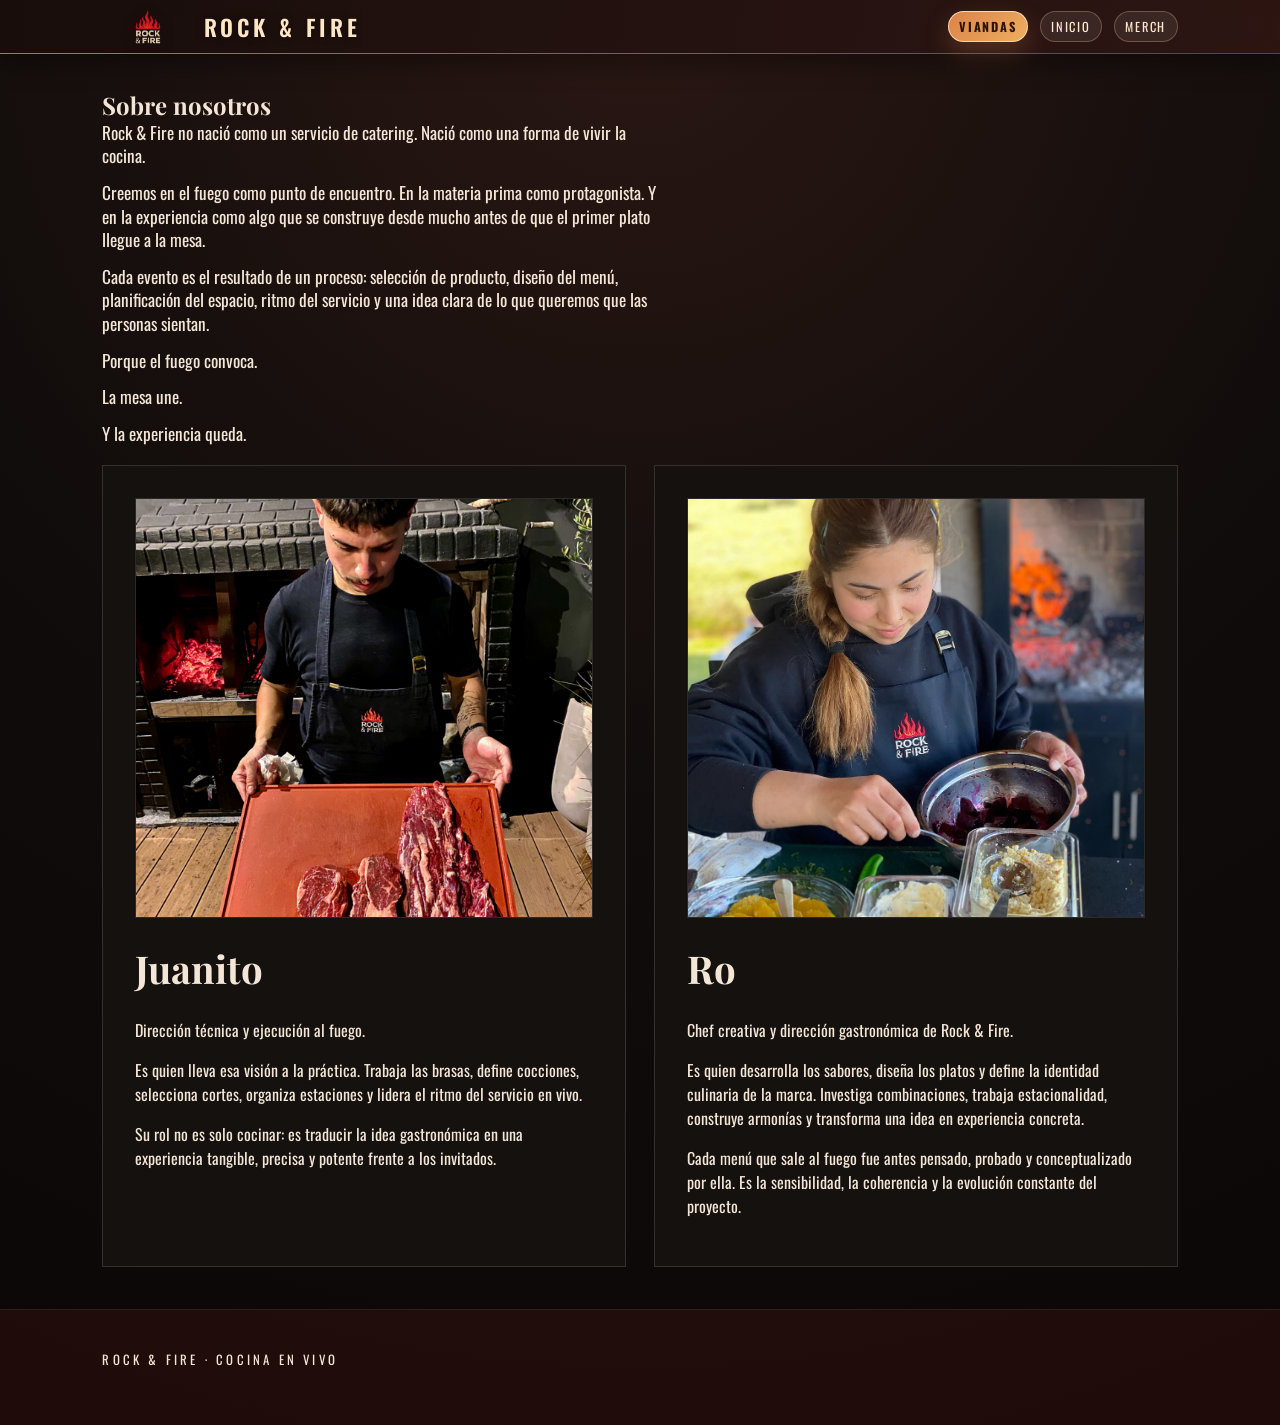
<file: about.html>
<!doctype html>
<html lang="es">
  <head>
    <meta charset="utf-8" />
    <meta name="viewport" content="width=device-width, initial-scale=1" />
    <title>Sobre Nosotros - Rock &amp; Fire</title>
    <meta
      name="description"
      content="Conoce a los chefs detras de Rock & Fire: Juanito y Ro."
    />
    <link rel="preconnect" href="https://fonts.googleapis.com" />
    <link rel="preconnect" href="https://fonts.gstatic.com" crossorigin />
    <link
      href="https://fonts.googleapis.com/css2?family=Oswald:wght@300;400;600&family=Playfair+Display:wght@400;600&display=swap"
      rel="stylesheet"
    />
    <link rel="stylesheet" href="styles.css" />
  </head>
  <body id="top">
    <header class="site-header">
      <a class="brand" href="index.html#top">
        <img class="brand-logo" src="img/logoRyF 1.png" alt="Rock &amp; Fire" />
        <span>Rock &amp; Fire</span>
      </a>
      <nav class="nav">
                 <a
          class="nav-drive"
          href="https://drive.google.com/file/d/1LnjHv03hsuYbpVQjxMvWBrjGyQzns2Zz/view"
          target="_blank"
          rel="noreferrer"
        >
          VIANDAS
        </a>
        <a href="index.html#top">Inicio</a>
        <a href="merch.html">Merch</a>
      </nav>
    </header>

    <section class="about-hero reveal">
      <h1>Sobre nosotros</h1>
      <p>
        Rock & Fire no nació como un servicio de catering.
        Nació como una forma de vivir la cocina.
      </p>
      <p>
        Creemos en el fuego como punto de encuentro.
        En la materia prima como protagonista.
        Y en la experiencia como algo que se construye desde mucho antes de que el primer plato llegue a la mesa.
      </p>
      <p>
          Cada evento es el resultado de un proceso: selección de producto, diseño del menú, planificación del espacio, ritmo del servicio y una idea clara de lo que queremos que las personas sientan.
      </p>
      <p>Porque el fuego convoca.</p>
      <p>La mesa une.</p>
      <p>Y la experiencia queda.</p> 
        
      
    </section>

    <section class="section reveal">
      <div class="about-grid">
        <div class="about-card">
          <img src="img/Juani1.jpeg" alt="Juanito, chef" />
          <h2>Juanito</h2>
          <p>
            Dirección técnica y ejecución al fuego.
          </p>
          <p>
            Es quien lleva esa visión a la práctica.
            Trabaja las brasas, define cocciones, selecciona cortes, organiza estaciones y lidera el ritmo del servicio en vivo.
          </p>
          <p>
            Su rol no es solo cocinar: es traducir la idea gastronómica en una experiencia tangible, precisa y potente frente a los invitados.
          </p>
        </div>
        <div class="about-card">
          <img src="img/ro1.jpeg" alt="Ro, chef" />
          <h2>Ro</h2>
          <p>
            Chef creativa y dirección gastronómica de Rock & Fire.
          </p>
          <p>
            Es quien desarrolla los sabores, diseña los platos y define la identidad culinaria de la marca.
            Investiga combinaciones, trabaja estacionalidad, construye armonías y transforma una idea en experiencia concreta.
          </p>
          <p>
            Cada menú que sale al fuego fue antes pensado, probado y conceptualizado por ella.
            Es la sensibilidad, la coherencia y la evolución constante del proyecto.
          </p>

        </div>
      </div>
    </section>

    <footer>Rock &amp; Fire · Cocina en vivo</footer>
    <script src="script.js" defer></script>
  </body>
</html>
</file>
<file: styles.css>
:root {
  --bg: #0f0c0b;
  --ink: #f3e6d6;
  --ember: #c63b2d;
  --coal: #191311;
  --sand: #30241f;
  --smoke: rgba(243, 230, 214, 0.14);
  --glow: rgba(198, 59, 45, 0.35);
  --soft: #171210;
  --accent: #f5e1c6;
}

html {
  scroll-behavior: auto;
}

* {
  box-sizing: border-box;
}

body {
  margin: 0;
  font-family: "Oswald", sans-serif;
  background:
    radial-gradient(circle at top, #2a1713 0%, var(--bg) 52%, #0a0706 100%),
    linear-gradient(180deg, rgba(198, 59, 45, 0.08), transparent 24%);
  color: var(--ink);
}

h1,
h2,
h3 {
  font-family: "Playfair Display", serif;
  margin: 0;
}

a {
  color: inherit;
  text-decoration: none;
}

.site-header {
  position: sticky;
  top: 0;
  z-index: 10;
  display: flex;
  flex-wrap: wrap;
  align-items: center;
  justify-content: space-between;
  gap: 0.65rem;
  padding: 0.28rem 8vw;
  background: linear-gradient(100deg, rgba(24, 14, 12, 0.95), rgba(47, 22, 19, 0.92));
  border-bottom: 1px solid rgba(229, 137, 78, 0.35);
  box-shadow: 0 10px 24px rgba(0, 0, 0, 0.35);
  backdrop-filter: blur(10px);
  color: #f7e8d5;
  transform: translateY(0);
  transition: transform 0.28s ease, box-shadow 0.28s ease, background 0.28s ease;
  animation: headerFloatIn 0.55s ease both;
}

.site-header.is-elevated {
  box-shadow: 0 16px 30px rgba(0, 0, 0, 0.45);
  background: linear-gradient(100deg, rgba(20, 12, 10, 0.98), rgba(43, 19, 16, 0.95));
}

.site-header::after {
  content: "";
  position: absolute;
  left: 0;
  right: 0;
  bottom: -1px;
  height: 1px;
  background: linear-gradient(90deg, rgba(229, 137, 78, 0.7), rgba(229, 137, 78, 0));
}

.brand {
  display: inline-flex;
  align-items: center;
  gap: 0.58rem;
  font-family: "Playfair Display", serif;
  font-size: 1.4rem;
  letter-spacing: 0.16rem;
  text-transform: uppercase;
}

.brand span {
  font-family: "Oswald", sans-serif;
  font-weight: 600;
  letter-spacing: 0.24rem;
  color: #ffe6c4;
  text-shadow: 0 1px 8px rgba(0, 0, 0, 0.35);
}

.brand-logo {
  width: 92px;
  height: 44px;
  object-fit: cover;
  object-position: 50% 44%;
  filter: drop-shadow(0 4px 8px rgba(0, 0, 0, 0.2));
}

.nav {
  display: flex;
  flex-wrap: wrap;
  gap: 0.72rem;
  font-size: 0.78rem;
  text-transform: uppercase;
  letter-spacing: 0.11rem;
}

.nav a {
  padding: 0.33rem 0.66rem;
  border-radius: 999px;
  border: 1px solid rgba(255, 204, 153, 0.28);
  color: #ffe8c7;
  background: rgba(255, 255, 255, 0.08);
  transition: background 0.2s ease, border-color 0.2s ease, color 0.2s ease, transform 0.2s ease;
}

.nav a:hover {
  background: rgba(229, 137, 78, 0.2);
  border-color: rgba(255, 204, 153, 0.62);
  color: #fff3df;
  transform: translateY(-1px);
}

.nav .nav-drive {
  background: linear-gradient(135deg, rgba(229, 137, 78, 0.95), rgba(255, 188, 102, 0.92));
  border-color: rgba(255, 227, 186, 0.85);
  color: #2b1408;
  font-weight: 700;
  box-shadow: 0 10px 24px rgba(229, 137, 78, 0.25);
}

.nav .nav-drive:hover {
  background: linear-gradient(135deg, rgba(255, 166, 89, 1), rgba(255, 208, 129, 0.98));
  border-color: rgba(255, 240, 214, 1);
  color: #1d0d05;
  box-shadow: 0 14px 28px rgba(229, 137, 78, 0.34);
}

.hero {
  min-height: 74vh;
  display: grid;
  place-items: center;
  padding: 5.4rem 8vw 3.4rem;
  position: relative;
  overflow: hidden;
  text-align: center;
  color: #fff;
  background-image: linear-gradient(rgba(10, 8, 7, 0.32), rgba(10, 8, 7, 0.32)),
    image-set(
      url("img/portada1.webp")
    );
  background-size: cover;
  background-position: center 42%;
}

#eventos {
  padding-top: 1.4rem;
}

.hero::before {
  content: "";
  position: absolute;
  inset: 0;
  background:
    radial-gradient(circle at 15% 20%, rgba(198, 59, 45, 0.22), transparent 56%),
    linear-gradient(120deg, rgba(198, 59, 45, 0.11), transparent 66%);
  opacity: 0.44;
  pointer-events: none;
}

.hero-content {
  position: relative;
  z-index: 1;
  max-width: 640px;
}

.tag {
  letter-spacing: 0.4rem;
  text-transform: uppercase;
  font-size: 0.75rem;
  color: var(--accent);
}

.hero h1 {
  font-size: clamp(3rem, 6vw, 5.2rem);
  margin-top: 1rem;
  letter-spacing: 0.35rem;
  text-transform: uppercase;
  line-height: 1.05;
  font-family: "Oswald", sans-serif;
}

.hero p {
  font-family: "Playfair Display", serif;
  font-size: 1.1rem;
  max-width: 38ch;
  margin: 1.2rem auto 2.2rem;
}

.hero-actions {
  display: flex;
  justify-content: center;
  gap: 1rem;
  flex-wrap: wrap;
}

.cta {
  display: inline-flex;
  align-items: center;
  justify-content: center;
  text-align: center;
  min-height: 44px;
  padding: 0.82rem 1.45rem;
  border: 1px solid rgba(255, 255, 255, 0.14);
  border-radius: 999px;
  background: linear-gradient(135deg, #d04a3b 0%, #b63226 100%);
  color: #fff;
  text-transform: uppercase;
  font-size: 0.8rem;
  letter-spacing: 0.12rem;
  line-height: 1;
  font-weight: 600;
  box-shadow: 0 8px 18px rgba(182, 50, 38, 0.35);
  transition: transform 0.2s ease, box-shadow 0.2s ease, filter 0.2s ease;
  position: relative;
  overflow: hidden;
  cursor: pointer;
}

.cta:hover {
  transform: translateY(-1px);
  filter: brightness(1.04);
  box-shadow: 0 12px 24px rgba(182, 50, 38, 0.45);
}

.cta.ghost {
  background: rgba(255, 255, 255, 0.03);
  border: 1px solid rgba(255, 255, 255, 0.35);
  color: var(--ink);
  box-shadow: none;
}

.cta span {
  display: none;
}

.stats {
  display: none;
}

.section {
  padding: 2.6rem 8vw;
}

.section h2 {
  font-size: clamp(1.8rem, 3vw, 2.8rem);
  margin-bottom: 1.5rem;
}

.section.alt {
  background: linear-gradient(180deg, rgba(198, 59, 45, 0.09), var(--soft) 26%, #130f0d 100%);
  border-top: 1px solid rgba(255, 255, 255, 0.06);
  border-bottom: 1px solid rgba(255, 255, 255, 0.06);
}

.grid {
  display: grid;
  grid-template-columns: repeat(auto-fit, minmax(220px, 1fr));
  gap: 1.6rem;
}

.card {
  background: #15110f;
  border: 1px solid var(--smoke);
  padding: 1.5rem;
  min-height: 180px;
  animation: fadeUp 0.8s ease forwards;
}

.card h3 {
  margin-bottom: 0.6rem;
}

.gallery {
  display: grid;
  grid-template-columns: repeat(auto-fit, minmax(220px, 1fr));
  gap: 1rem;
}

.gallery-card {
  position: relative;
  overflow: hidden;
  min-height: 220px;
  border: 1px solid var(--smoke);
  background: #15110f;
  cursor: pointer;
  transition: transform 0.3s ease, box-shadow 0.3s ease;
}

.gallery-card:hover {
  transform: translateY(-6px);
  box-shadow: 0 20px 30px rgba(0, 0, 0, 0.4);
}

.gallery-card img {
  width: 100%;
  height: 100%;
  object-fit: cover;
  display: block;
  filter: saturate(0.95);
  transition: transform 0.4s ease;
}

.gallery-card:hover img {
  transform: scale(1.08);
}

.gallery-info {
  position: absolute;
  inset: auto 0 0 0;
  padding: 1rem;
  background: linear-gradient(180deg, transparent, rgba(0, 0, 0, 0.75));
  color: #fff;
  font-size: 0.95rem;
  letter-spacing: 0.08rem;
  text-transform: uppercase;
}

.events {
  display: grid;
  gap: 2rem;
}

.event-row {
  display: grid;
  grid-template-columns: repeat(auto-fit, minmax(260px, 1fr));
  gap: 1.6rem;
  align-items: center;
  padding: 2rem;
  background: #15110f;
  border: 1px solid var(--smoke);
  position: relative;
}

.event-row.reverse .event-text {
  order: 2;
}

.event-row.reverse .event-media {
  order: 1;
}

.event-text h3 {
  font-size: 1.6rem;
  margin-bottom: 0.8rem;
}

.event-text p {
  margin: 0 0 1.2rem;
  max-width: 40ch;
}

.event-link {
  display: inline-flex;
  align-items: center;
  gap: 0.6rem;
  text-transform: uppercase;
  letter-spacing: 0.2rem;
  font-size: 0.75rem;
  color: var(--ember);
}

.event-media {
  display: grid;
  gap: 0.8rem;
}

.auto-carousel {
  position: relative;
  width: 100%;
  height: 280px;
  overflow: hidden;
  border: 1px solid var(--smoke);
}

.auto-carousel img {
  position: absolute;
  inset: 0;
  width: 100%;
  height: 100%;
  object-fit: cover;
  opacity: 0;
  transform: scale(1.04);
  transition: opacity 0.9s ease, transform 1.2s ease;
  pointer-events: none;
}

.auto-carousel:not(.is-ready) img {
  display: none;
}

.auto-carousel:not(.is-ready) img:first-child {
  display: block;
  opacity: 1;
  transform: scale(1);
  pointer-events: auto;
}

.auto-carousel.is-ready img.active {
  opacity: 1;
  transform: scale(1);
  pointer-events: auto;
}

.event-main {
  width: 100%;
  height: 240px;
  object-fit: cover;
  border: 1px solid var(--smoke);
}

.event-gallery {
  display: grid;
  grid-template-columns: repeat(3, minmax(90px, 1fr));
  gap: 0.6rem;
}

.event-gallery img {
  width: 100%;
  height: 90px;
  object-fit: cover;
  display: block;
  border: 1px solid var(--smoke);
  transition: transform 0.3s ease, box-shadow 0.3s ease;
}

.event-gallery img:hover {
  transform: scale(1.05);
  box-shadow: 0 10px 18px rgba(0, 0, 0, 0.5);
}

.contact {
  background: linear-gradient(135deg, #3a1a15 0%, #201110 48%, #110c0b 100%);
  color: var(--ink);
  display: grid;
  gap: 1.5rem;
  grid-template-columns: repeat(auto-fit, minmax(240px, 1fr));
  align-items: center;
  padding: 3.8rem 8vw;
  border-top: 1px solid rgba(255, 255, 255, 0.08);
}

.contact a {
  color: var(--ink);
}

.contact .cta {
  background: var(--ember);
  color: #fff;
}

.contact-panel {
  display: grid;
  gap: 1.1rem;
}

.contact-item {
  margin: 0;
}

.contact-item strong {
  color: var(--accent);
}

.contact-item a {
  color: var(--ink);
  text-decoration: none;
  border-bottom: 1px solid rgba(255, 255, 255, 0.22);
}

.whatsapp-form {
  margin-top: 2rem;
  display: grid;
  gap: 1.5rem;
  background: #15110f;
  border: 1px solid var(--smoke);
  padding: 2rem;
}

.whatsapp-form .form-section {
  border: 1px solid var(--smoke);
  padding: 1.2rem;
  margin: 0;
  display: grid;
  gap: 1rem;
  background: rgba(15, 12, 11, 0.45);
}

.whatsapp-form legend {
  padding: 0 0.5rem;
  font-size: 0.9rem;
  text-transform: uppercase;
  letter-spacing: 0.14rem;
  color: var(--accent);
}

.whatsapp-form label {
  display: grid;
  gap: 0.6rem;
  font-size: 0.85rem;
  text-transform: uppercase;
  letter-spacing: 0.12rem;
}

.whatsapp-form input,
.whatsapp-form textarea {
  background: #0f0c0b;
  border: 1px solid var(--smoke);
  color: var(--ink);
  padding: 0.85rem 1rem;
  font-family: "Oswald", sans-serif;
  letter-spacing: 0.05rem;
}

.whatsapp-form textarea {
  resize: vertical;
}

.whatsapp-form .form-grid {
  display: grid;
  grid-template-columns: repeat(auto-fit, minmax(220px, 1fr));
  gap: 1.2rem;
}

.whatsapp-form .checkbox-grid {
  display: grid;
  grid-template-columns: repeat(auto-fit, minmax(240px, 1fr));
  gap: 0.7rem 1rem;
}

.whatsapp-form .checkbox-grid label {
  display: flex;
  align-items: flex-start;
  gap: 0.6rem;
  text-transform: none;
  letter-spacing: 0.02rem;
  font-size: 0.9rem;
}

.whatsapp-form .checkbox-grid input[type="checkbox"] {
  margin-top: 0.2rem;
  width: 1rem;
  height: 1rem;
  accent-color: var(--ember);
}

.whatsapp-form .full {
  grid-column: 1 / -1;
}

.whatsapp-form .form-status {
  margin: 0;
  min-height: 1.2rem;
  font-size: 0.85rem;
  color: var(--accent);
  opacity: 0;
  transition: opacity 0.2s ease;
}

.whatsapp-form .form-status.is-visible {
  opacity: 1;
}

.whatsapp-form .form-status.is-error {
  color: #ff8f86;
}
.whatsapp-form .form-note {
  margin: -0.2rem 0 0;
  font-size: 0.88rem;
  line-height: 1.5;
  color: var(--accent);
}

footer {
  padding: 2.5rem 8vw 3.5rem;
  font-size: 0.8rem;
  text-transform: uppercase;
  letter-spacing: 0.2rem;
  background: rgba(145, 35, 29, 0.16);
  border-top: 1px solid rgba(255, 255, 255, 0.08);
}

.spotlight {
  padding: 4rem 8vw 2.6rem;
  background: linear-gradient(180deg, rgba(198, 59, 45, 0.2), transparent 80%);
}

.spotlight .grid {
  gap: 2rem;
}

.spotlight-card {
  background: #15110f;
  border: 1px solid var(--smoke);
  padding: 2rem;
  min-height: 220px;
}

.spotlight-card h3 {
  font-size: 1.6rem;
}

.ig-header {
  display: flex;
  flex-wrap: wrap;
  align-items: center;
  justify-content: space-between;
  gap: 1.5rem;
  margin-bottom: 1.5rem;
}

.ig-grid {
  display: grid;
  grid-template-columns: repeat(auto-fit, minmax(220px, 1fr));
  gap: 1rem;
}

.ig-grid img {
  width: 100%;
  height: 240px;
  object-fit: cover;
  display: block;
  border: 1px solid var(--smoke);
}

.ig-grid a {
  display: block;
  background: #15110f;
  border: 1px solid var(--smoke);
  padding: 0.4rem;
}

.lightbox {
  position: fixed;
  inset: 0;
  background: rgba(18, 12, 10, 0.72);
  display: flex;
  align-items: center;
  justify-content: center;
  opacity: 0;
  pointer-events: none;
  transition: opacity 0.25s ease;
  z-index: 999;
}

.lightbox.active {
  opacity: 1;
  pointer-events: auto;
}

.lightbox img {
  max-width: min(92vw, 980px);
  max-height: 88vh;
  border: 2px solid rgba(255, 255, 255, 0.2);
  box-shadow: 0 30px 80px rgba(0, 0, 0, 0.35);
}

.lightbox span {
  position: absolute;
  top: 24px;
  right: 24px;
  font-size: 0.8rem;
  letter-spacing: 0.3rem;
  text-transform: uppercase;
  color: #fef6e8;
}

.lightbox-nav {
  position: absolute;
  top: 50%;
  transform: translateY(-50%);
  background: rgba(195, 39, 28, 0.18);
  border: 1px solid rgba(195, 39, 28, 0.25);
  color: #fef6e8;
  font-size: 2rem;
  padding: 0.2rem 0.7rem;
  cursor: pointer;
}

.reveal {
  opacity: 25%;
  transform: translateY(10px);
  filter: none;
  transition: opacity 0.35s ease, transform 0.35s ease;
}

.reveal.in-view {
  opacity: 1;
  transform: translateY(0);
  filter: none;
}

.reveal.delay-1 {
  transition-delay: 0.04s;
}

.reveal.delay-2 {
  transition-delay: 0.08s;
}

.reveal.delay-3 {
  transition-delay: 0.12s;
}

.lightbox-nav.prev {
  left: 24px;
}

.lightbox-nav.next {
  right: 24px;
}

.about-hero {
  padding: 2.2rem 8vw 0.8rem;
}

.about-hero + .section {
  padding-top: 0.4rem;
}

.about-hero p {
  max-width: 62ch;
  font-size: clamp(1rem, 1.35vw, 1.1rem);
  line-height: 1.35;
  margin: 0 0 0.85rem;
}

.about-hero p:last-child {
  margin-bottom: 0;
}

.about-grid {
  display: grid;
  grid-template-columns: repeat(auto-fit, minmax(240px, 1fr));
  gap: 1.8rem;
}

.about-card {
  background: #15110f;
  border: 1px solid var(--smoke);
  padding: 2rem;
}

.about-card img {
  width: 100%;
  height: 420px;
  object-fit: cover;
  border: 1px solid rgba(255, 255, 255, 0.1);
  margin-bottom: 1.2rem;
}

@keyframes fadeUp {
  from {
    opacity: 0;
    transform: translateY(20px);
  }
  to {
    opacity: 1;
    transform: translateY(0);
  }
}

@keyframes headerFloatIn {
  from {
    opacity: 0.65;
    transform: translateY(-10px);
  }
  to {
    opacity: 1;
    transform: translateY(0);
  }
}

@media (prefers-reduced-motion: reduce) {
  html {
    scroll-behavior: auto;
  }
}

@media (max-width: 640px) {
  .reveal {
    opacity: 1;
    transform: none;
    transition: none;
  }

  .site-header {
    padding-top: 0.2rem;
    padding-bottom: 0.2rem;
  }

  .brand-logo {
    width: 78px;
    height: 38px;
  }

  .hero {
    padding-top: 2rem;
  }

  .hero-content {
    padding: 0 1rem;
  }

  .cta {
    width: 100%;
    justify-content: center;
  }

  .lightbox-nav {
    font-size: 1.6rem;
  }
}


#hablemos-fecha {
  scroll-margin-top: 110px;
}

.contact-actions {
  margin-top: 1rem;
  display: flex;
  flex-wrap: wrap;
  gap: 0.8rem;
}

.merch-hero h1 {
  font-family: "Oswald", sans-serif;
  font-size: clamp(1.9rem, 4vw, 2.9rem);
  letter-spacing: 0.16rem;
  text-transform: uppercase;
  line-height: 1.1;
  margin-bottom: 0.7rem;
}

.merch-hero p {
  max-width: 50ch;
  margin: 0 0 1.2rem;
}

.merch-intro {
  display: flex;
  flex-direction: column;
  align-items: flex-start;
  gap: 0.7rem;
}

.inline-sponsor {
  display: inline-flex;
  align-items: center;
  gap: 0.5rem;
  font-size: 0.72rem;
  text-transform: uppercase;
  letter-spacing: 0.14rem;
  color: var(--accent);
}

.inline-sponsor a {
  display: inline-flex;
  align-items: center;
}

.inline-sponsor img {
  display: block;
  width: 48px;
  height: auto;
}

.merch-hero .cta {
  width: auto;
  min-width: 210px;
}

@media (max-width: 640px) {
  .merch-hero .cta {
    min-width: 0;
  }
}

.merch-grid {
  display: grid;
  grid-template-columns: repeat(auto-fit, minmax(220px, 1fr));
  gap: 1rem;
}

.merch-hero {
  padding-bottom: 1.2rem;
}

#merch-galeria {
  padding-top: 1.2rem;
}

.merch-card {
  background: #15110f;
  border: 1px solid var(--smoke);
  padding: 0.45rem;
}

.merch-card img {
  width: 100%;
  height: 300px;
  object-fit: cover;
  display: block;
  border: 1px solid rgba(255, 255, 255, 0.1);
  cursor: pointer;
}
</file>
